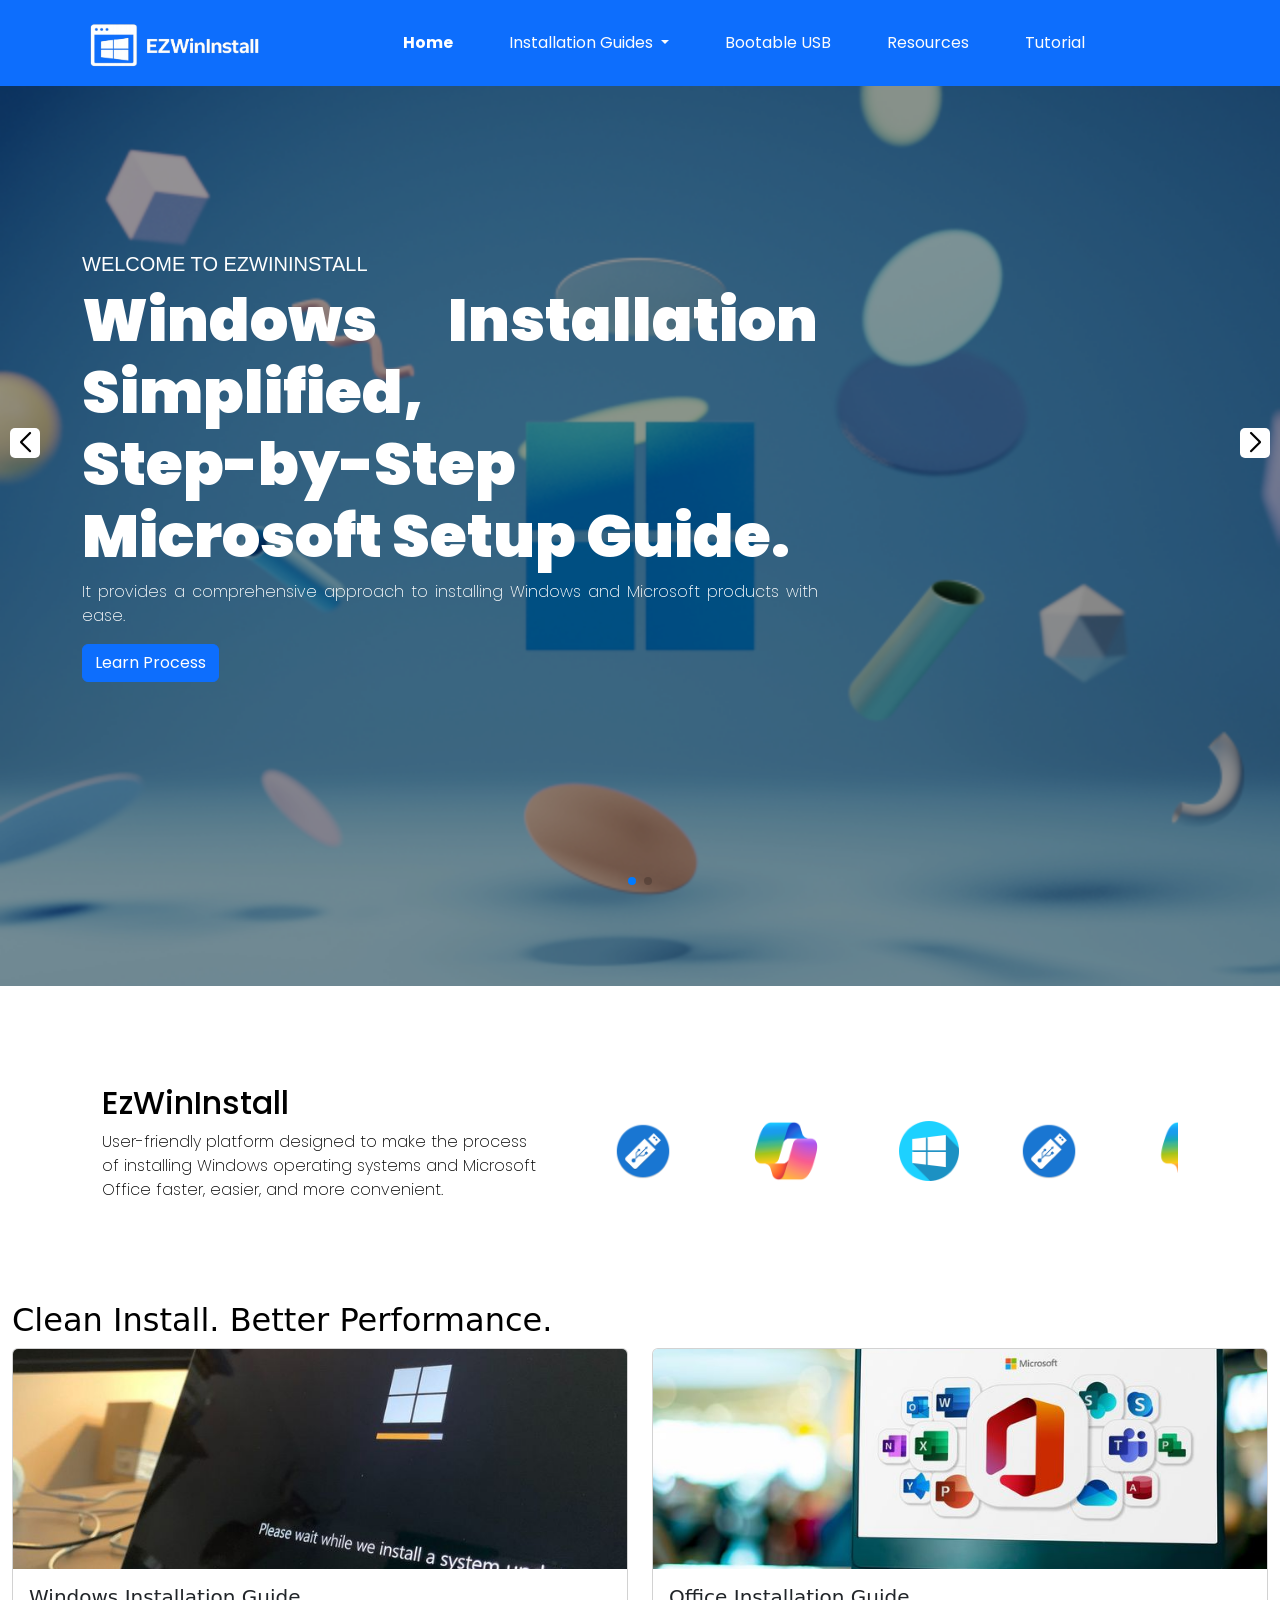
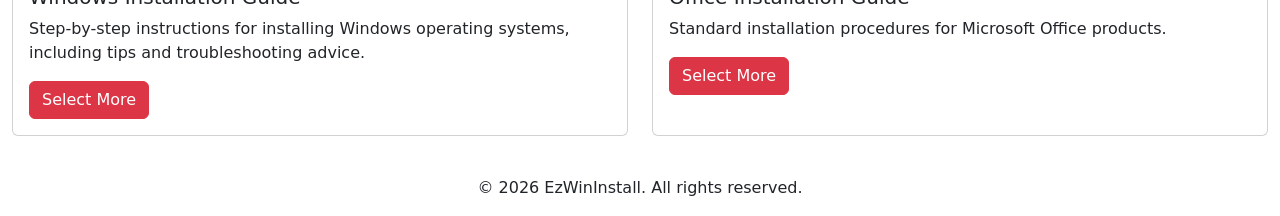
<file: index.html>
<!doctype html>
<html lang="en">
  <head>
    <!-- Required meta tags -->
    <meta charset="utf-8">
    <meta name="viewport" content="width=device-width, initial-scale=1">

    <!-- Bootstrap CSS -->
    <link rel="preconnect" href="https://fonts.googleapis.com">
    <link rel="preconnect" href="https://fonts.gstatic.com" crossorigin>
    <link href="https://fonts.googleapis.com/css2?family=Poppins:ital,wght@0,100;0,200;0,300;0,400;0,500;0,600;0,700;0,800;0,900;1,100;1,200;1,300;1,400;1,500;1,600;1,700;1,800;1,900&display=swap" rel="stylesheet">
     <link rel="stylesheet" href="style.css">
    <link href="https://cdn.jsdelivr.net/npm/bootstrap@5.0.2/dist/css/bootstrap.min.css" rel="stylesheet" integrity="sha384-EVSTQN3/azprG1Anm3QDgpJLIm9Nao0Yz1ztcQTwFspd3yD65VohhpuuCOmLASjC" crossorigin="anonymous">

    <link rel="stylesheet" href="https://cdn.jsdelivr.net/npm/swiper@11/swiper-bundle.min.css"/>
    <title>EZWinInstaller</title>
  </head>
  <body>
<nav class="navbar navbar-expand-lg navbar-light bg-primary">
  <div class="container">
    
    <!-- Left: Logo -->
  <a class="navbar-brand" href="#">
    <img src="logo.png" alt="Logo" class="logo-img">
  </a>

    <button class="navbar-toggler" type="button" data-bs-toggle="collapse" 
      data-bs-target="#navbarNav" aria-controls="navbarNav" 
      aria-expanded="false" aria-label="Toggle navigation">
      <span class="navbar-toggler-icon"></span>
    </button>

    <div class="collapse navbar-collapse" id="navbarNav">

      <ul class="navbar-nav mx-auto">
        <li class="nav-item">
          <a class="nav-link active" href="#index">Home</a>
        </li>
          <li class="nav-item dropdown">
          <a class="nav-link dropdown-toggle" href="#" id="navbarDropdown" 
            role="button" data-bs-toggle="dropdown" aria-expanded="false">
            Installation Guides
          </a>
          <ul class="dropdown-menu">
            <li><a class="dropdown-item" href="#">Windows Guides</a></li>
            <li><a class="dropdown-item" href="#">Microsoft Guides</a></li>
          </ul>
        </li>
        <li class="nav-item">
          <a class="nav-link" href="#">Bootable USB</a>
        </li>
        <li class="nav-item">
          <a class="nav-link" href="#">Resources</a>
        </li>
            <li class="nav-item">
          <a class="nav-link" href="#">Tutorial</a>

      </ul>
    </div>
  </div>
</nav>

<!-- Slider main container -->
<!-- Swiper Slider -->
<div class="swiper main-slider">
  
  <div class="swiper-wrapper">

    <div class="swiper-slide slider-bg-position " style="background-image:url('newb.jpg')">
    <div class="container">
          <div class="row align-items-center">
            <div class="col-lg-8 text-white">
              <h3>Welcome to EzWinInstall</h3>
              <h2>
                Windows Installation Simplified, <br>
                Step-by-Step Microsoft Setup Guide.
              </h2>

              <p>It provides a comprehensive approach to installing Windows and Microsoft products with ease.</p>
              <a href="#start" class="btn btn-primary">Learn Process</a>
            </div>
          </div>
        </div>
        </div>
      <div class="swiper-slide slider-bg-position" style="background-image:url('newms.jpg')">
    <div class="container">
          <div class="row align-items-center">
            <div class="col-lg-8 text-white">
              <h3>Welcome to EzWinInstall</h3>
              <h2>
                Quick Windows Setup, <br>
                Hassle-Free Microsoft Installation.
              </h2>

              <p>Experience a seamless installation process for Windows and Microsoft products.</p>
              <a href="#start" class="btn btn-primary">Learn Process</a>
            </div>
          </div>
        </div>
    </div>    
</div>


    </div>

  </div>

  <!-- pagination -->
  <div class="swiper-pagination"></div>

  <!-- navigation -->
  <div class="swiper-button-prev"></div>
  <div class="swiper-button-next"></div>

</div>

<section class="brand-section mt-2" id="start">
  <div class="container">
    <div class="row align-items-center">

      <!-- Left Text -->
      <div class="col-lg-5 text-black">
        <h2>EzWinInstall</h2>
        <p>
          User-friendly platform designed to make the process 
          of installing Windows operating systems and Microsoft 
          Office faster, easier, and more convenient.
        </p>
      </div>

      <!-- Right Sliding Logos -->
      <div class="col-lg-7">
        <div class="brand-slider">
          <div class="icon-wrapper">

            <div class="icon-slide">
              <img src="windows.png" class="brand-logo" alt="">
            </div>

            <div class="icon-slide">
              <img src="ventoy.png" class="brand-logo" alt="">
            </div>

            <div class="icon-slide">
              <img src="office.png" class="brand-logo" alt="">
            </div>

            <!-- Duplicate for smooth loop -->
            <div class="icon-slide">
              <img src="windows.png" class="brand-logo" alt="">
            </div>

            <div class="icon-slide">
              <img src="ventoy.png" class="brand-logo" alt="">
            </div>

            <div class="icon-slide">
              <img src="office.png" class="brand-logo" alt="">
            </div>

          </div>
        </div>
      </div>

    </div>
  </div>
</section>

<main class="main-content">
<div class="container-fluid mt-8">
  <h2 class="text-right" style="color: #000000;">Clean Install. Better Performance.</h2>
  <div class="row g-4">
        <div class="col-md-6">
      <div class="card h-100">
        <img src="install2.jpg" class="card-img-top" alt="Windows Installation Guide">
        <div class="card-body">
          <h5 class="card-title">Windows Installation Guide</h5>
          <p class="card-text">Step-by-step instructions for installing Windows operating systems, including tips and troubleshooting advice.</p>
        <a href="https://windowstan.com/" target="_blank" rel="noopener noreferrer" class="btn btn-danger">Select More</a>
      </div>
      </div>

    </div>
      <div class="col-md-6">
      <div class="card h-100">
        <img src="install1.jpg" class="card-img-top" alt="Office Installation Guide">
        <div class="card-body">
          <h5 class="card-title">Office Installation Guide</h5>
          <p class="card-text">Standard installation procedures for Microsoft Office products.</p>
        <a href="https://config.office.com/deploymentsettings" target="_blank" rel="noopener noreferrer" class="btn btn-danger">Select More</a>
      </div>
    </div>
    </div>

    <footer>
  <div class="container text-center py-3">
    <p class="mb-0">&copy; 2026 EzWinInstall. All rights reserved.</p>
  </div>
</footer>
</main>





</div>
<!-- End of .container -->



    <!-- Option 1: Bootstrap Bundle with Popper -->
    <script src="https://cdn.jsdelivr.net/npm/bootstrap@5.0.2/dist/js/bootstrap.bundle.min.js" integrity="sha384-MrcW6ZMFYlzcLA8Nl+NtUVF0sA7MsXsP1UyJoMp4YLEuNSfAP+JcXn/tWtIaxVXM" crossorigin="anonymous"></script>
    <script src="https://cdn.jsdelivr.net/npm/swiper@11/swiper-bundle.min.js"></script>
    <script src="./script.js"></script>

  </body>
</html>
</file>
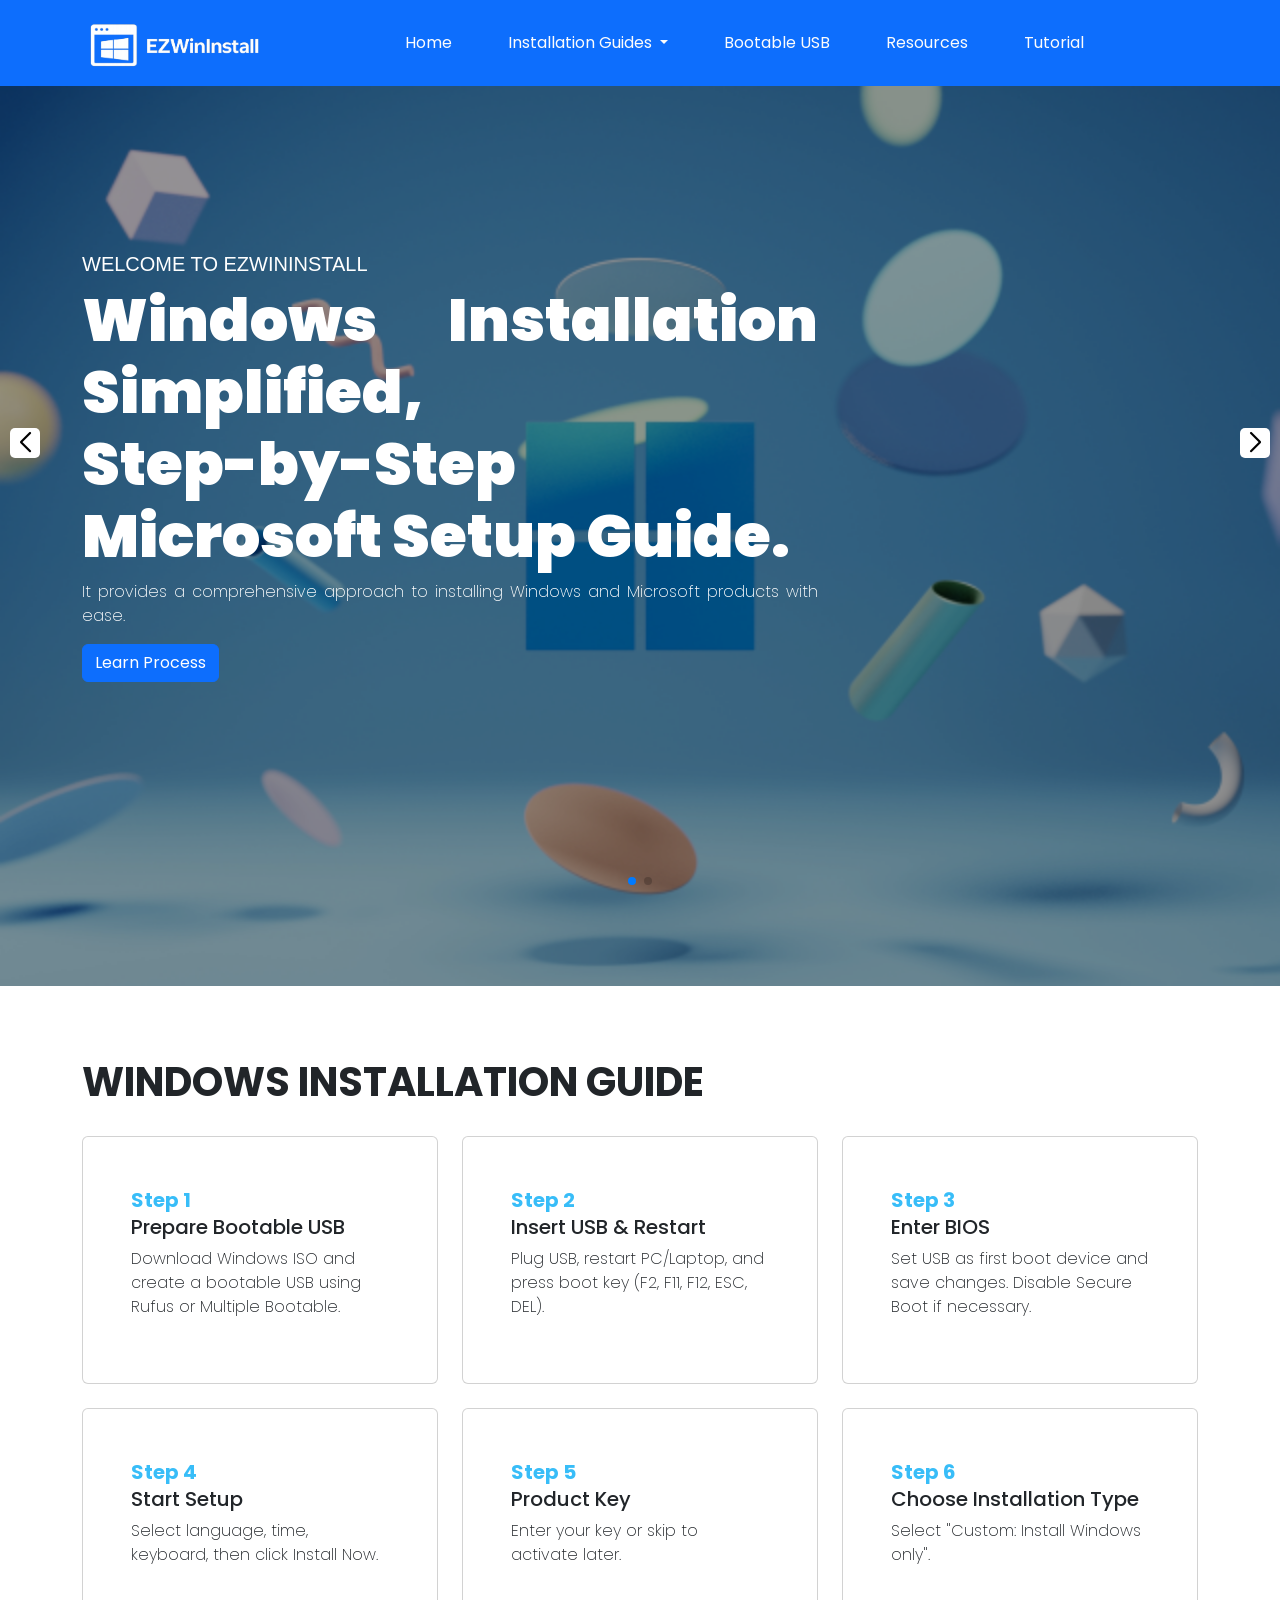
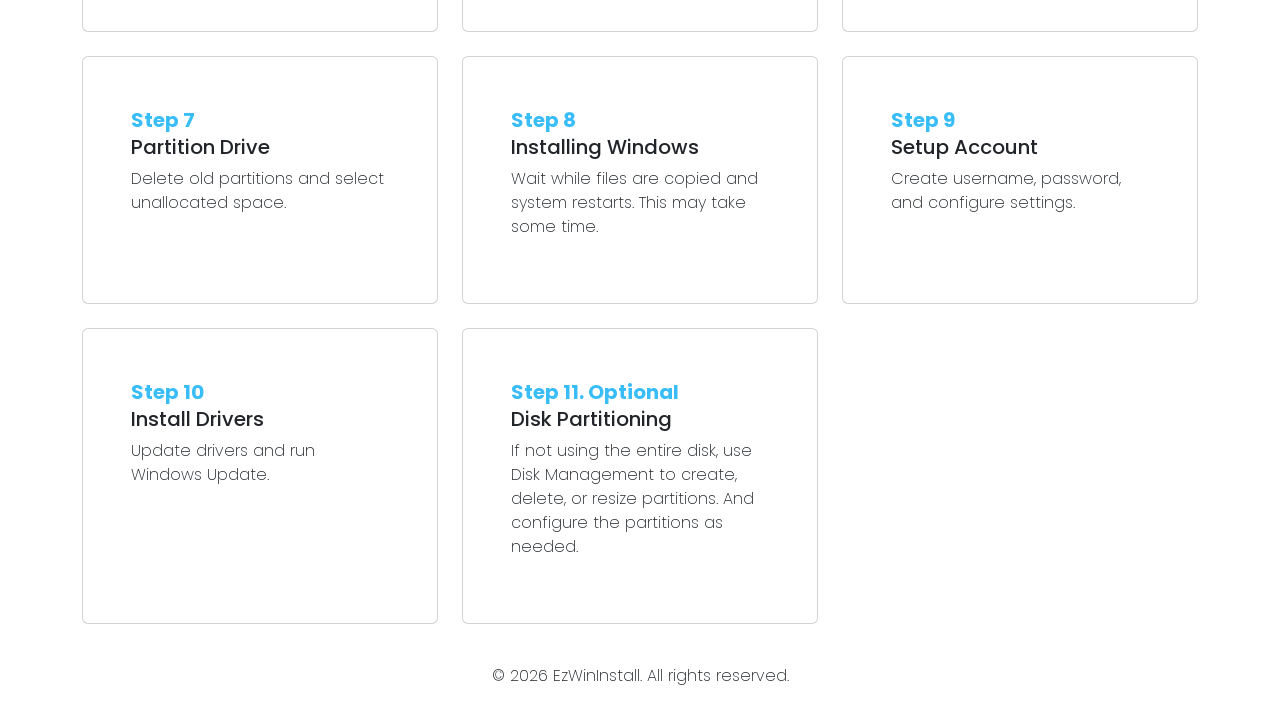
<file: windows.html>
<!doctype html>
<html lang="en">
  <head>
    <!-- Required meta tags -->
    <meta charset="utf-8">
    <meta name="viewport" content="width=device-width, initial-scale=1">

    <!-- Bootstrap CSS -->
    <link rel="preconnect" href="https://fonts.googleapis.com">
    <link rel="preconnect" href="https://fonts.gstatic.com" crossorigin>
    <link href="https://fonts.googleapis.com/css2?family=Poppins:ital,wght@0,100;0,200;0,300;0,400;0,500;0,600;0,700;0,800;0,900;1,100;1,200;1,300;1,400;1,500;1,600;1,700;1,800;1,900&display=swap" rel="stylesheet">
     <link rel="stylesheet" href="style.css">
    <link href="https://cdn.jsdelivr.net/npm/bootstrap@5.0.2/dist/css/bootstrap.min.css" rel="stylesheet" integrity="sha384-EVSTQN3/azprG1Anm3QDgpJLIm9Nao0Yz1ztcQTwFspd3yD65VohhpuuCOmLASjC" crossorigin="anonymous">

    <link rel="stylesheet" href="https://cdn.jsdelivr.net/npm/swiper@11/swiper-bundle.min.css"/>
    <title>EZWinInstaller</title>
  </head>
  <body>
<nav class="navbar navbar-expand-lg navbar-light bg-primary">
  <div class="container">
    
    <!-- Left: Logo -->
  <a class="navbar-brand" href="#">
    <img src="logo.png" alt="Logo" class="logo-img">
  </a>

    <button class="navbar-toggler" type="button" data-bs-toggle="collapse" 
      data-bs-target="#navbarNav" aria-controls="navbarNav" 
      aria-expanded="false" aria-label="Toggle navigation">
      <span class="navbar-toggler-icon"></span>
    </button>

    <div class="collapse navbar-collapse" id="navbarNav">

      <ul class="navbar-nav mx-auto">
        <li class="nav-item">
          <a class="nav-link" href="index.html">Home</a>
        </li>
          <li class="nav-item dropdown">
          <a class="nav-link dropdown-toggle" href="#" id="navbarDropdown" 
            role="button" data-bs-toggle="dropdown" aria-expanded="false">
            Installation Guides
          </a>
          <ul class="dropdown-menu">
            <li><a class="dropdown-item active" href="windows.html">Windows Guides</a></li>
            <li><a class="dropdown-item" href="#">Microsoft Guides</a></li>
          </ul>
        </li>
        <li class="nav-item">
          <a class="nav-link" href="#">Bootable USB</a>
        </li>
        <li class="nav-item">
          <a class="nav-link" href="#">Resources</a>
        </li>
            <li class="nav-item">
          <a class="nav-link" href="#">Tutorial</a>

      </ul>
    </div>
  </div>
</nav>

<!-- Slider main container -->
<!-- Swiper Slider -->
<div class="swiper main-slider">
  
  <div class="swiper-wrapper">

    <div class="swiper-slide slider-bg-position " style="background-image:url('newb.jpg')">
    <div class="container">
          <div class="row align-items-center">
            <div class="col-lg-8 text-white">
              <h3>Welcome to EzWinInstall</h3>
              <h2>
                Windows Installation Simplified, <br>
                Step-by-Step Microsoft Setup Guide.
              </h2>

              <p>It provides a comprehensive approach to installing Windows and Microsoft products with ease.</p>
              <a href="#start" class="btn btn-primary">Learn Process</a>
            </div>
          </div>
        </div>
        </div>
      <div class="swiper-slide slider-bg-position" style="background-image:url('newms.jpg')">
    <div class="container">
          <div class="row align-items-center">
            <div class="col-lg-8 text-white">
              <h3>Welcome to EzWinInstall</h3>
              <h2>
                Quick Windows Setup, <br>
                Hassle-Free Microsoft Installation.
              </h2>

              <p>Experience a seamless installation process for Windows and Microsoft products.</p>
              <a href="#start" class="btn btn-primary">Learn Process</a>
            </div>
          </div>
        </div>
    </div>    
</div>


</div>
  <!-- pagination -->
  <div class="swiper-pagination"></div>

  <!-- navigation -->
  <div class="swiper-button-prev"></div>
  <div class="swiper-button-next"></div>


<section class="window-content mt-2" id="features">
  <div class="container">

  <h2 class="main-title">Windows Installation Guide</h2>
    
  <div class="row g-4">

    <!-- STEP 1 -->
    <div class="col-md-6 col-lg-4">
      <div class="card p-5 h-100">
        <div class="step-number">Step 1</div>
        <h5>Prepare Bootable USB</h5>
        <p>Download Windows ISO and create a bootable USB using Rufus or Multiple Bootable.</p>
      </div>
    </div>

    <!-- STEP 2 -->
    <div class="col-md-6 col-lg-4">
      <div class="card p-5 h-100">
        <div class="step-number">Step 2</div>
        <h5>Insert USB & Restart</h5>
        <p>Plug USB, restart PC/Laptop, and press boot key (F2, F11, F12, ESC, DEL).</p>
      </div>
    </div>

    <!-- STEP 3 -->
    <div class="col-md-6 col-lg-4">
      <div class="card p-5 h-100">
        <div class="step-number">Step 3</div>
        <h5>Enter BIOS</h5>
        <p>Set USB as first boot device and save changes. Disable Secure Boot if necessary.</p>
      </div>
    </div>

    <!-- STEP 4 -->
    <div class="col-md-6 col-lg-4">
      <div class="card p-5 h-100">
        <div class="step-number">Step 4</div>
        <h5>Start Setup</h5>
        <p>Select language, time, keyboard, then click Install Now.</p>
      </div>
    </div>

    <!-- STEP 5 -->
    <div class="col-md-6 col-lg-4">
      <div class="card p-5 h-100">
        <div class="step-number">Step 5</div>
        <h5>Product Key</h5>
        <p>Enter your key or skip to activate later.</p>
      </div>
    </div>

    <!-- STEP 6 -->
    <div class="col-md-6 col-lg-4">
      <div class="card p-5 h-100">
        <div class="step-number">Step 6</div>
        <h5>Choose Installation Type</h5>
        <p>Select "Custom: Install Windows only".</p>
      </div>
    </div>

    <!-- STEP 7 -->
    <div class="col-md-6 col-lg-4">
      <div class="card p-5 h-100">
        <div class="step-number">Step 7</div>
        <h5>Partition Drive</h5>
        <p>Delete old partitions and select unallocated space.</p>
      </div>
    </div>

    <!-- STEP 8 -->
    <div class="col-md-6 col-lg-4">
      <div class="card p-5 h-100">
        <div class="step-number">Step 8</div>
        <h5>Installing Windows</h5>
        <p>Wait while files are copied and system restarts. This may take some time.</p>
      </div>
    </div>

    <!-- STEP 9 -->
    <div class="col-md-6 col-lg-4">
      <div class="card p-5 h-100">
        <div class="step-number">Step 9</div>
        <h5>Setup Account</h5>
        <p>Create username, password, and configure settings.</p>
      </div>
    </div>

    <!-- STEP 10 -->
    <div class="col-md-6 col-lg-4">
      <div class="card p-5 h-100">
        <div class="step-number">Step 10</div>
        <h5>Install Drivers</h5>
        <p>Update drivers and run Windows Update.</p>
      </div>
    </div>

    <!-- STEP 11 -->
    <div class="col-md-6 col-lg-4">
      <div class="card p-5 h-100">
        <div class="step-number">Step 11. Optional</div>
        <h5>Disk Partitioning</h5>
        <p>If not using the entire disk, use Disk Management to create, delete, or resize partitions. And configure the partitions as needed.</p>
      </div>
    </div>

  </div>

</div>
<br>
    <footer>
  <div class="container text-center py-3">
    <p class="mb-0">&copy; 2026 EzWinInstall. All rights reserved.</p>
  </div>
</footer>
</section>
<!-- End of .container -->



    <!-- Option 1: Bootstrap Bundle with Popper -->
    <script src="https://cdn.jsdelivr.net/npm/bootstrap@5.0.2/dist/js/bootstrap.bundle.min.js" integrity="sha384-MrcW6ZMFYlzcLA8Nl+NtUVF0sA7MsXsP1UyJoMp4YLEuNSfAP+JcXn/tWtIaxVXM" crossorigin="anonymous"></script>
    <script src="https://cdn.jsdelivr.net/npm/swiper@11/swiper-bundle.min.js"></script>
    <script src="./script.js"></script>

  </body>
</html>
</file>
<file: style.css>
html, body, .main-slider, section, .main-content main {
    font-family: "Poppins", sans-serif;
    font-weight: 200;
    font-style: normal;
    height: 100%;
    margin: 0;
}
.nav-link {
  color: #fcfcfc !important;
  font-weight: 500;
  margin: 0 20px;
  font-family: "Poppins", sans-serif;
}

.nav-link:hover {
  color: #b1adad !important;
}
.nav-link.active {
  color: #ffffff !important;
  font-weight: 700;
}
.btn{
  color: #fcfcfc;
}
.logo-img {
  height: 60px;
  width: auto;
}

.navbar {
  padding: 10px 20px;
}

.navbar-brand {
  display: flex;
  align-items: center;
}
.main-slider {
  height: 100vh;
}

/* Slides */
.swiper-slide {
  position: relative;
  display: flex;
  justify-content: center;
  align-items: center;
  text-align: center;
}

/* Background image */
.slider-bg-position{
  background-size: cover;
  background-position: center;
  background-repeat: no-repeat;
}

/* Dark overlay */
.swiper-slide::before{
  content:"";
  position:absolute;
  top:0;
  left:0;
  width:100%;
  height:100%;
  background: rgba(0,0,0,0.4);
}

/* Content */
.swiper-slide .container{
  position:relative;
  margin-top: 13%;
  text-align: justify;
}
.swiper-slide .container h2{
  font-weight: 900;
  font-size: 60px;
}
.swiper-slide .container h3{
  text-transform: uppercase;
  font-size: 20px;
  font-family: Verdana, Geneva, Tahoma, sans-serif;
}

@media screen and (max-width: 1108px) {
.swiper-slide .container{
  margin-top: 25%;
}
.swiper-slide .container h2{
  font-weight: 900;
  font-size: 50px;
}
}

@media screen and (max-width: 768px) {
.swiper-slide .container h2{
  font-weight: 900;
  font-size: 35px;
}
.swiper-slide .container{
  text-align: center;
}
}

/* Navigation buttons */
.swiper-button-next,
.swiper-button-prev {
  width: 30px !important; 
  height: 30px !important;
  background-color: #fff;
  border-radius: 5px;   
}
.swiper-button-next:after,
.swiper-button-prev:after {
  font-size: 20px !important; 
  color: #000;      
  font-weight: bold;
}

/* Pagination */
.swiper-pagination-bullet{
  width:12px;
  height:12px;
  background:#fff;
  opacity:0.7;  
}

.swiper-pagination-bullet-active{
  background:#fff;
}

.brand-section{
  padding: 7%;
  height: 0;
}
.brand-section h2{
 text-align: justify;
}

/* Center the slider */
.brand-slider{
  overflow:hidden;
  display:flex;
  justify-content:center;
  align-items:center;
  height:100%;
}

/* Sliding wrapper */
.icon-wrapper{
  display:flex;
  align-items:center;
  gap:40px;
  animation: slideIcons 12s linear infinite;
}

.icon-slide{
  flex:0 0 auto;
  display:flex;
  justify-content:center;
  align-items:center;
  margin:0 10px;
}

.brand-logo{
  max-height:60px;
  opacity:0.9;
  transition:0.5s;
}

.brand-logo:hover{
  opacity:1;
  transform:scale(1.1);
}

/* Animation */
@keyframes slideIcons{
  0%{
    transform:translateX(0);
  }
  100%{
    transform:translateX(-50%);
  }
}
@media (max-width: 1300px){
  .main-content{
    padding-top: 5%;
  }
}
@media (max-width: 900px){
  .main-content{
    padding-top: 20%;
  }
}
@media (max-width: 700px){
  .main-content{
    padding-top: 30%;
  }
}
@media (max-width: 500px){
  .main-content{
    padding-top: 50%;
  }
}
.main-content{
  margin-top: 5%;
}
.card img {
  height: 220px;
  object-fit: cover;
}
.footer {
  background-color: #f8f9fa;
  padding: 20px 0;
  padding-bottom: 0;
  margin-bottom: 0;
}

.window-content .container{
  padding-top: 5%;
}
.main-title {
  font-weight: 700;
  font-size: 40px;
  margin-bottom: 30px;
  text-transform: uppercase;
  letter-spacing: 2;
}
.card {
      background: rgba(255,255,255,0.05);
      border: none;
      border-radius: 10px;
      transition: 0.4s;
    }

    .card:hover {
      transform: translateY(-5px);
      box-shadow: 0 10px 25px rgba(0,0,0,0.5);
    }

    .step-number {
      font-size: 20px;
      font-weight: bold;
      color: #38bdf8;
    }
</file>
